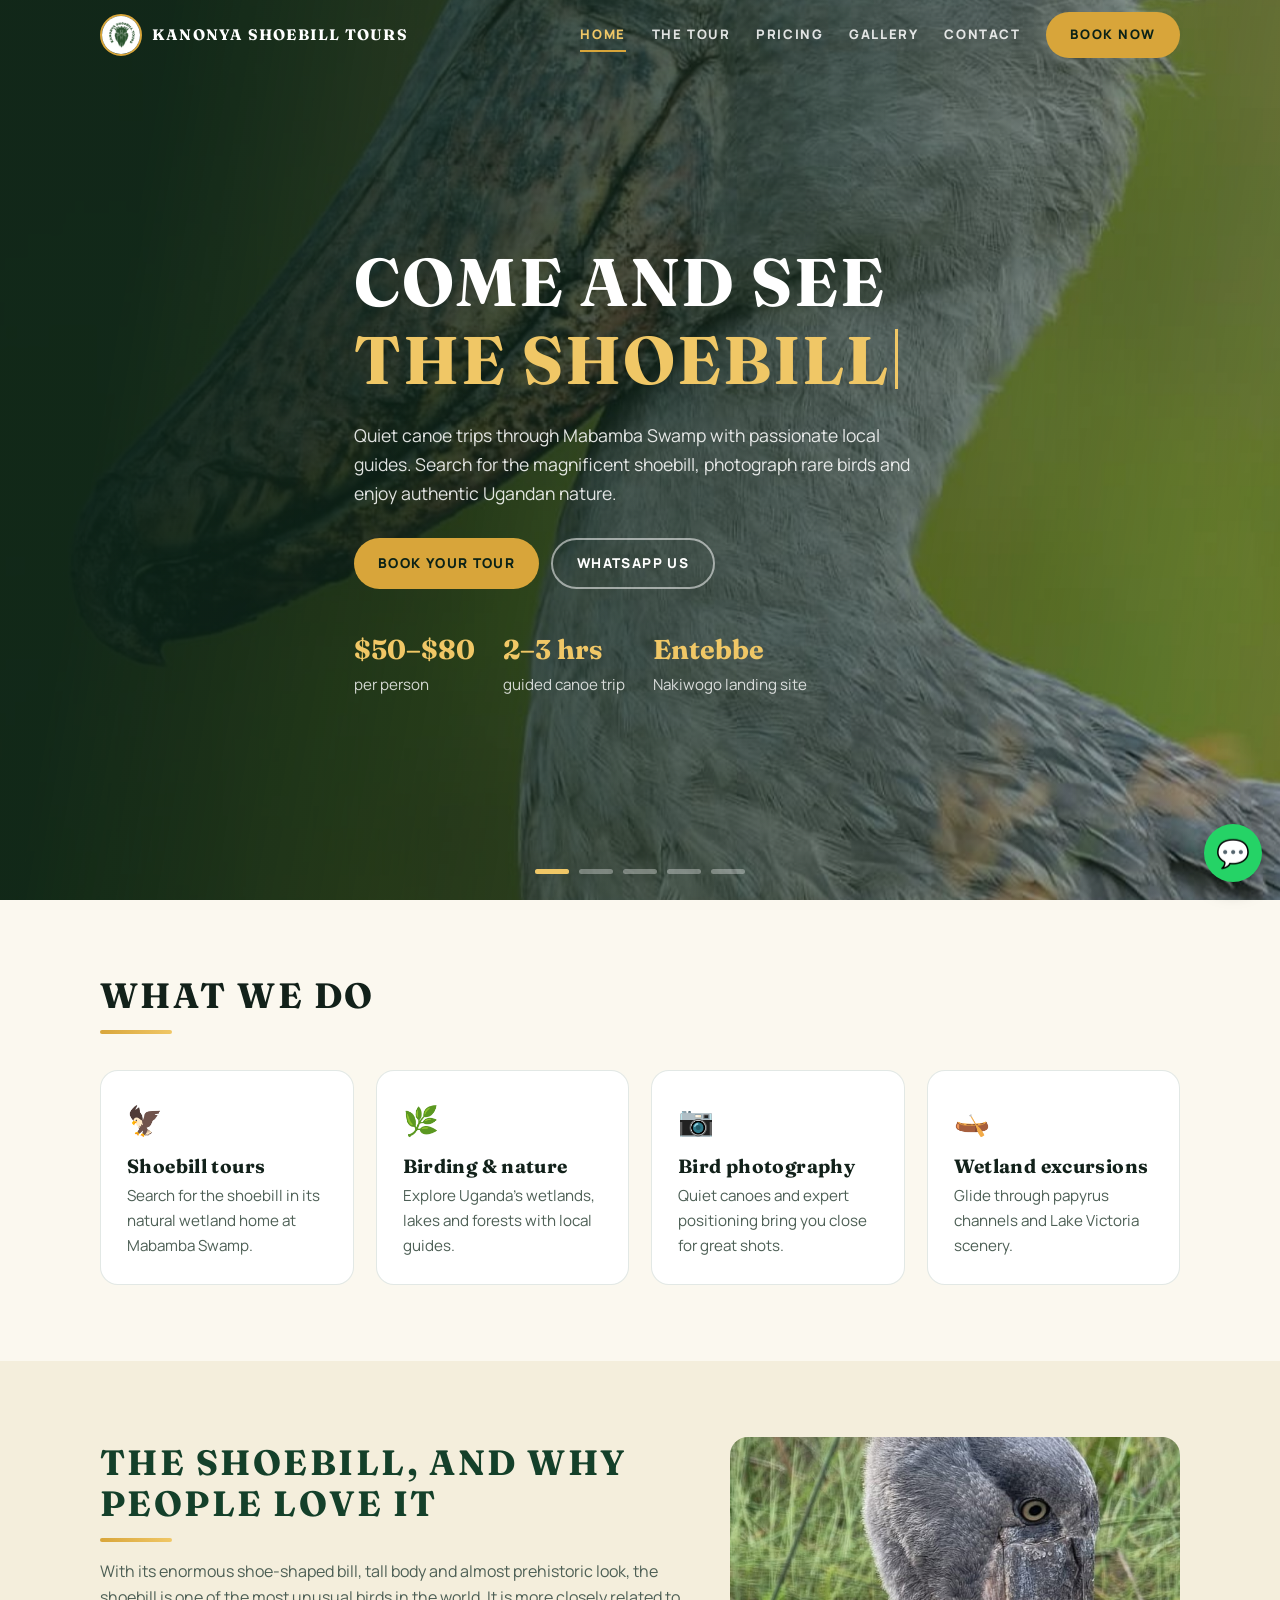
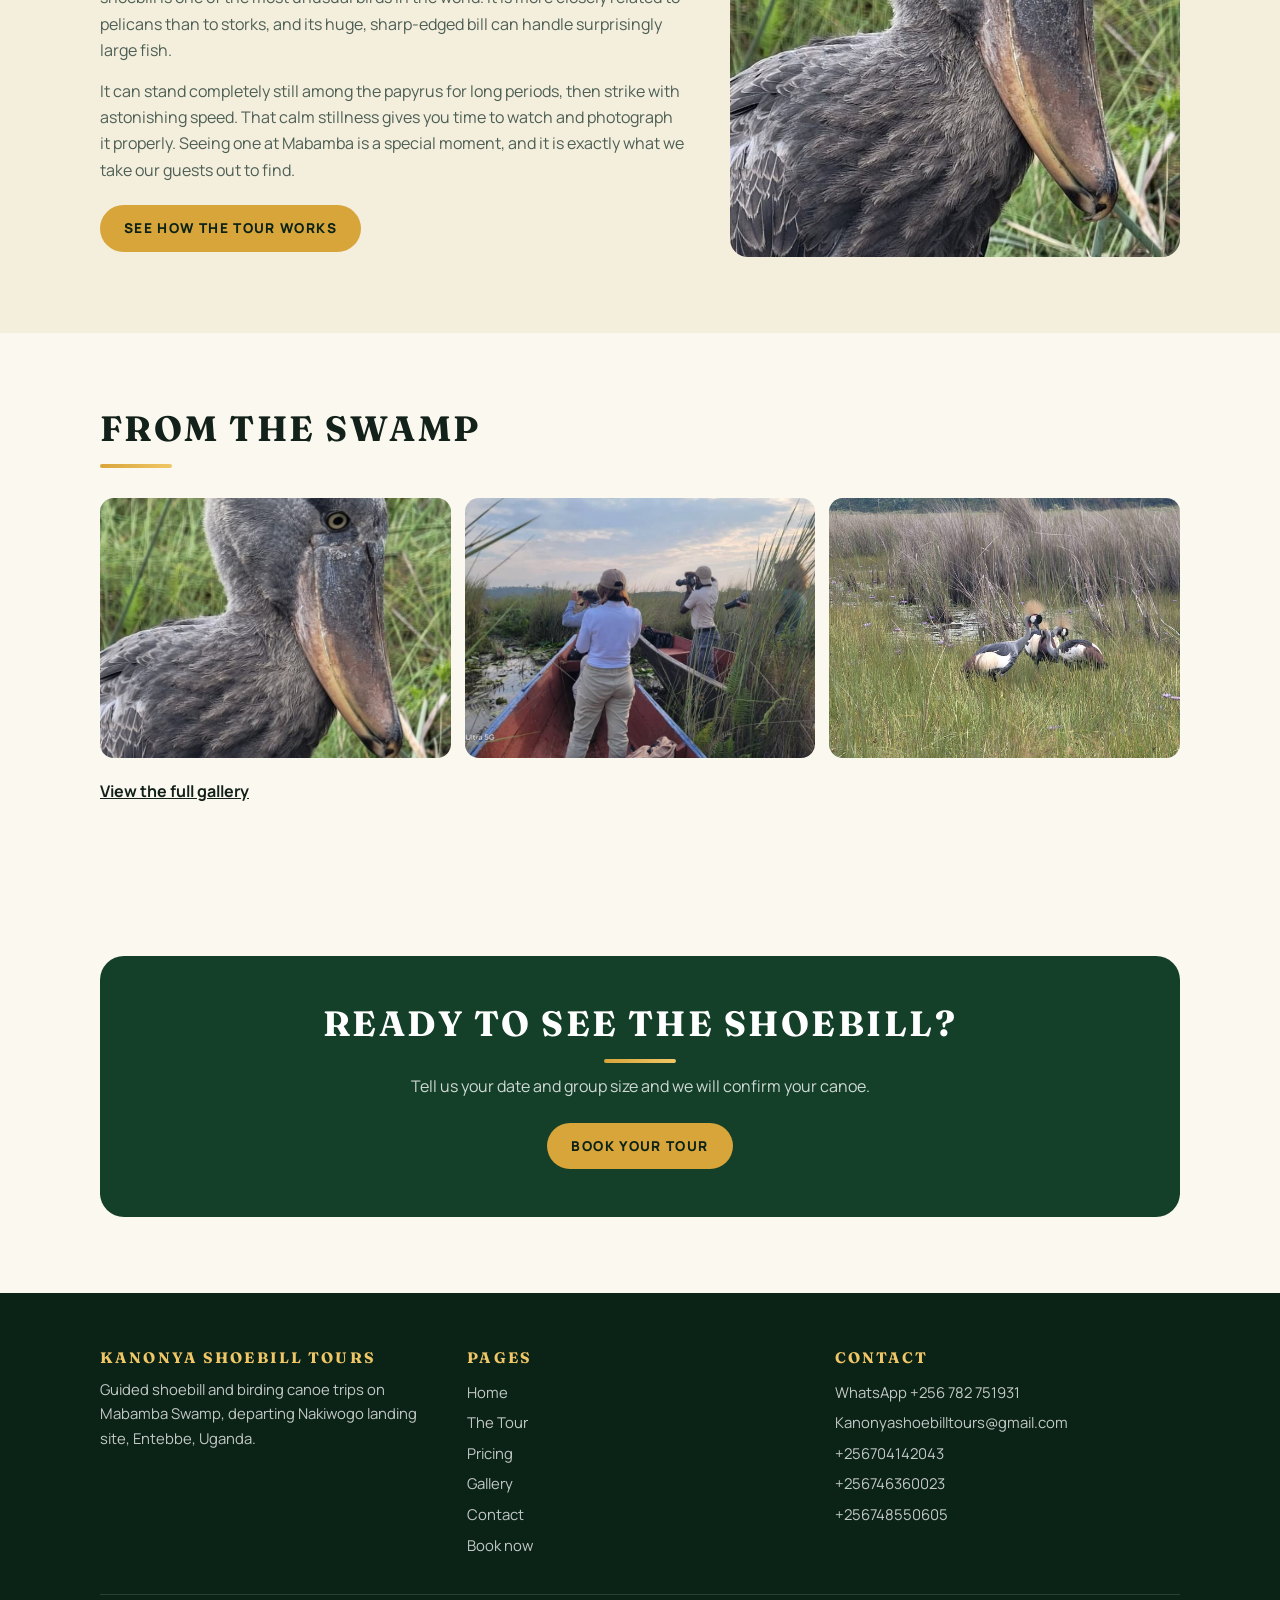
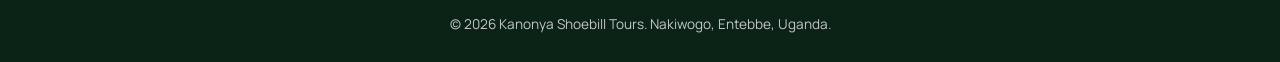
<file: index.html>
<!doctype html><html lang="en"><head><meta charset="utf-8"><meta name="viewport" content="width=device-width,initial-scale=1"><title>Kanonya Shoebill Tours | Shoebill & Birding Tours, Entebbe Uganda</title><meta name="description" content="Guided shoebill, birding and photography canoe tours at Mabamba Swamp from Nakiwogo, Entebbe."><link rel="icon" href="favicon.png"><link rel="preconnect" href="https://fonts.googleapis.com"><link rel="preconnect" href="https://fonts.gstatic.com" crossorigin><link href="https://fonts.googleapis.com/css2?family=Fraunces:opsz,wght@9..144,600;9..144,800&family=Manrope:wght@400;600;800&display=swap" rel="stylesheet"><link rel="stylesheet" href="style.css"></head><body><div id="hdr"></div><section class="hero"><div class="slides" aria-hidden="true"><div style="background-image:url(images/shoebill-portrait.jpg)"></div><div style="background-image:url(images/sunrise-birding.jpg)"></div><div style="background-image:url(images/grey-crowned-cranes.jpg)"></div><div style="background-image:url(images/shoebill-papyrus.jpg)"></div><div style="background-image:url(images/canoe-guests.jpg)"></div></div><div class="dots" id="dots"></div><div class="wrap"><h1>Come and see<span class="type" data-type="the Shoebill|Grey crowned cranes|Papyrus channels|Sunrise on Lake Victoria"></span></h1>
<p>Quiet canoe trips through Mabamba Swamp with passionate local guides. Search for the magnificent shoebill, photograph rare birds and enjoy authentic Ugandan nature.</p>
<div class="acts"><a class="btn" href="book.html" data-book>Book your tour</a><a class="btn ghost" href="https://wa.me/256782751931">WhatsApp us</a></div>
<div class="fact"><span><b>$50–$80</b>per person</span><span><b>2–3 hrs</b>guided canoe trip</span><span><b>Entebbe</b>Nakiwogo landing site</span></div></div></section>
<section class="sec"><div class="wrap"><h2>What we do</h2><div class="grid g4"><div class="card"><div class="ico">🦅</div><h3>Shoebill tours</h3><p>Search for the shoebill in its natural wetland home at Mabamba Swamp.</p></div><div class="card"><div class="ico">🌿</div><h3>Birding &amp; nature</h3><p>Explore Uganda's wetlands, lakes and forests with local guides.</p></div><div class="card"><div class="ico">📷</div><h3>Bird photography</h3><p>Quiet canoes and expert positioning bring you close for great shots.</p></div><div class="card"><div class="ico">🛶</div><h3>Wetland excursions</h3><p>Glide through papyrus channels and Lake Victoria scenery.</p></div></div></div></section>
<section class="sec alt"><div class="wrap split"><div><h2>The shoebill, and why people love it</h2><p style="margin-top:16px">With its enormous shoe-shaped bill, tall body and almost prehistoric look, the shoebill is one of the most unusual birds in the world. It is more closely related to pelicans than to storks, and its huge, sharp-edged bill can handle surprisingly large fish.</p><p>It can stand completely still among the papyrus for long periods, then strike with astonishing speed. That calm stillness gives you time to watch and photograph it properly. Seeing one at Mabamba is a special moment, and it is exactly what we take our guests out to find.</p><p><a class="btn" style="margin-top:8px" href="tour.html">See how the tour works</a></p></div><img src="images/shoebill-papyrus.jpg" alt="Shoebill standing motionless among papyrus reeds"></div></section>
<section class="sec"><div class="wrap"><h2>From the swamp</h2><div class="tease" id="tease"></div><p style="margin-top:20px"><a href="gallery.html"><b>View the full gallery</b></a></p></div></section><section class="sec"><div class="wrap"><div class="cta"><h2>Ready to see the shoebill?</h2><p>Tell us your date and group size and we will confirm your canoe.</p><a class="btn" href="book.html" data-book>Book your tour</a></div></div></section><div id="ftr"></div><script src="script.js"></script></body></html>
</file>
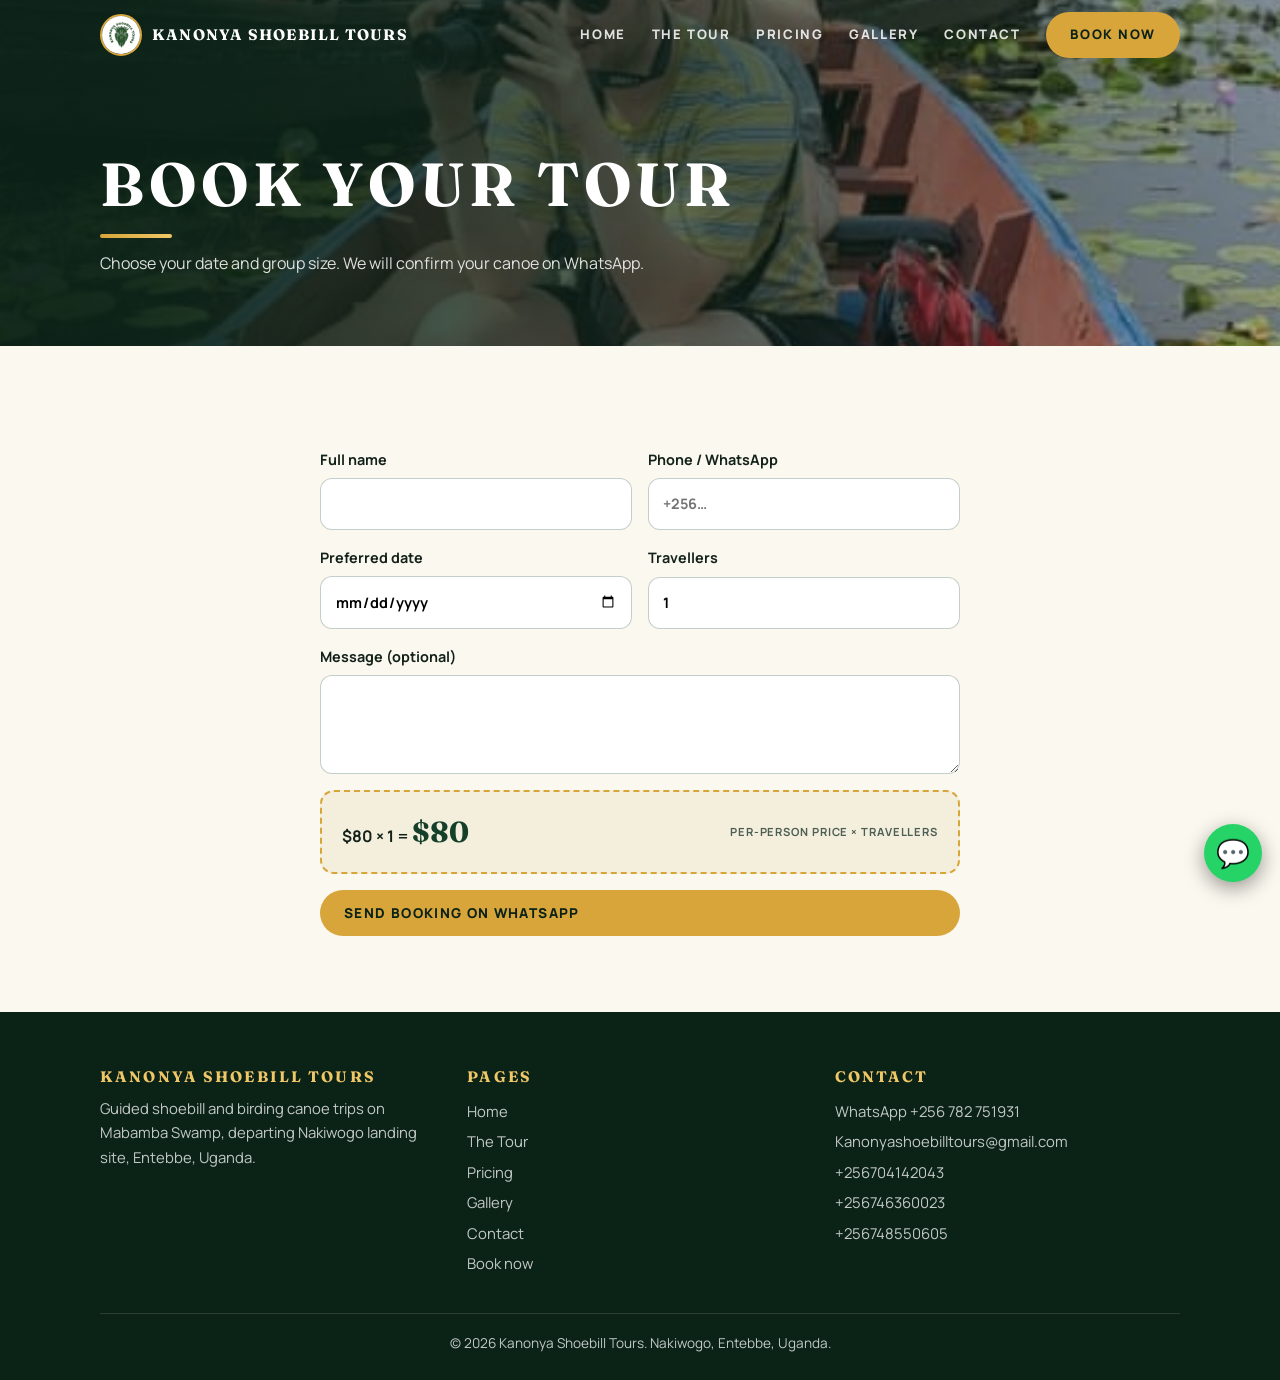
<file: book.html>
<!doctype html><html lang="en"><head><meta charset="utf-8"><meta name="viewport" content="width=device-width,initial-scale=1"><title>Book Your Tour | Kanonya Shoebill Tours</title><meta name="description" content="Book your Mabamba shoebill canoe tour. Choose a date and group size and see your price instantly."><link rel="icon" href="favicon.png"><link rel="preconnect" href="https://fonts.googleapis.com"><link rel="preconnect" href="https://fonts.gstatic.com" crossorigin><link href="https://fonts.googleapis.com/css2?family=Fraunces:opsz,wght@9..144,600;9..144,800&family=Manrope:wght@400;600;800&display=swap" rel="stylesheet"><link rel="stylesheet" href="style.css"></head><body><div id="hdr"></div><header class="ph" style="background-image:url(images/canoe-photographer.jpg)"><div class="wrap"><h1>Book your tour</h1><p>Choose your date and group size. We will confirm your canoe on WhatsApp.</p></div></header><section class="sec"><div class="wrap" style="max-width:680px"><form id="bk"><div class="row"><label>Full name<input name="fullname" required minlength="2" autocomplete="name"></label><label>Phone / WhatsApp<input name="phone" type="tel" required minlength="7" autocomplete="tel" placeholder="+256…"></label></div><div class="row"><label>Preferred date<input name="date" type="date" required></label><label>Travellers<input name="travellers" type="number" min="1" max="20" value="1" required></label></div><label>Message (optional)<textarea name="message" rows="3" maxlength="500"></textarea></label><div class="quote"><div id="q"></div><small>per-person price × travellers</small></div><button class="btn" type="submit">Send booking on WhatsApp</button></form>
<div class="ok" id="ok"><svg class="tick" viewBox="0 0 100 100"><circle cx="50" cy="50" r="42"/><path d="M30 52l14 14 27-30"/></svg><h2>Booking ready!</h2><p class="lead" style="margin:10px auto">Opening WhatsApp with your details. Just press send. If nothing opens, use the buttons below.</p><p style="margin-top:20px"><a class="btn" id="wal" href="#">Open WhatsApp</a> <a class="btn" style="background:var(--sand)" id="mal" href="#">Send by email</a></p></div></div></section><div id="ftr"></div><script src="script.js"></script></body></html>
</file>
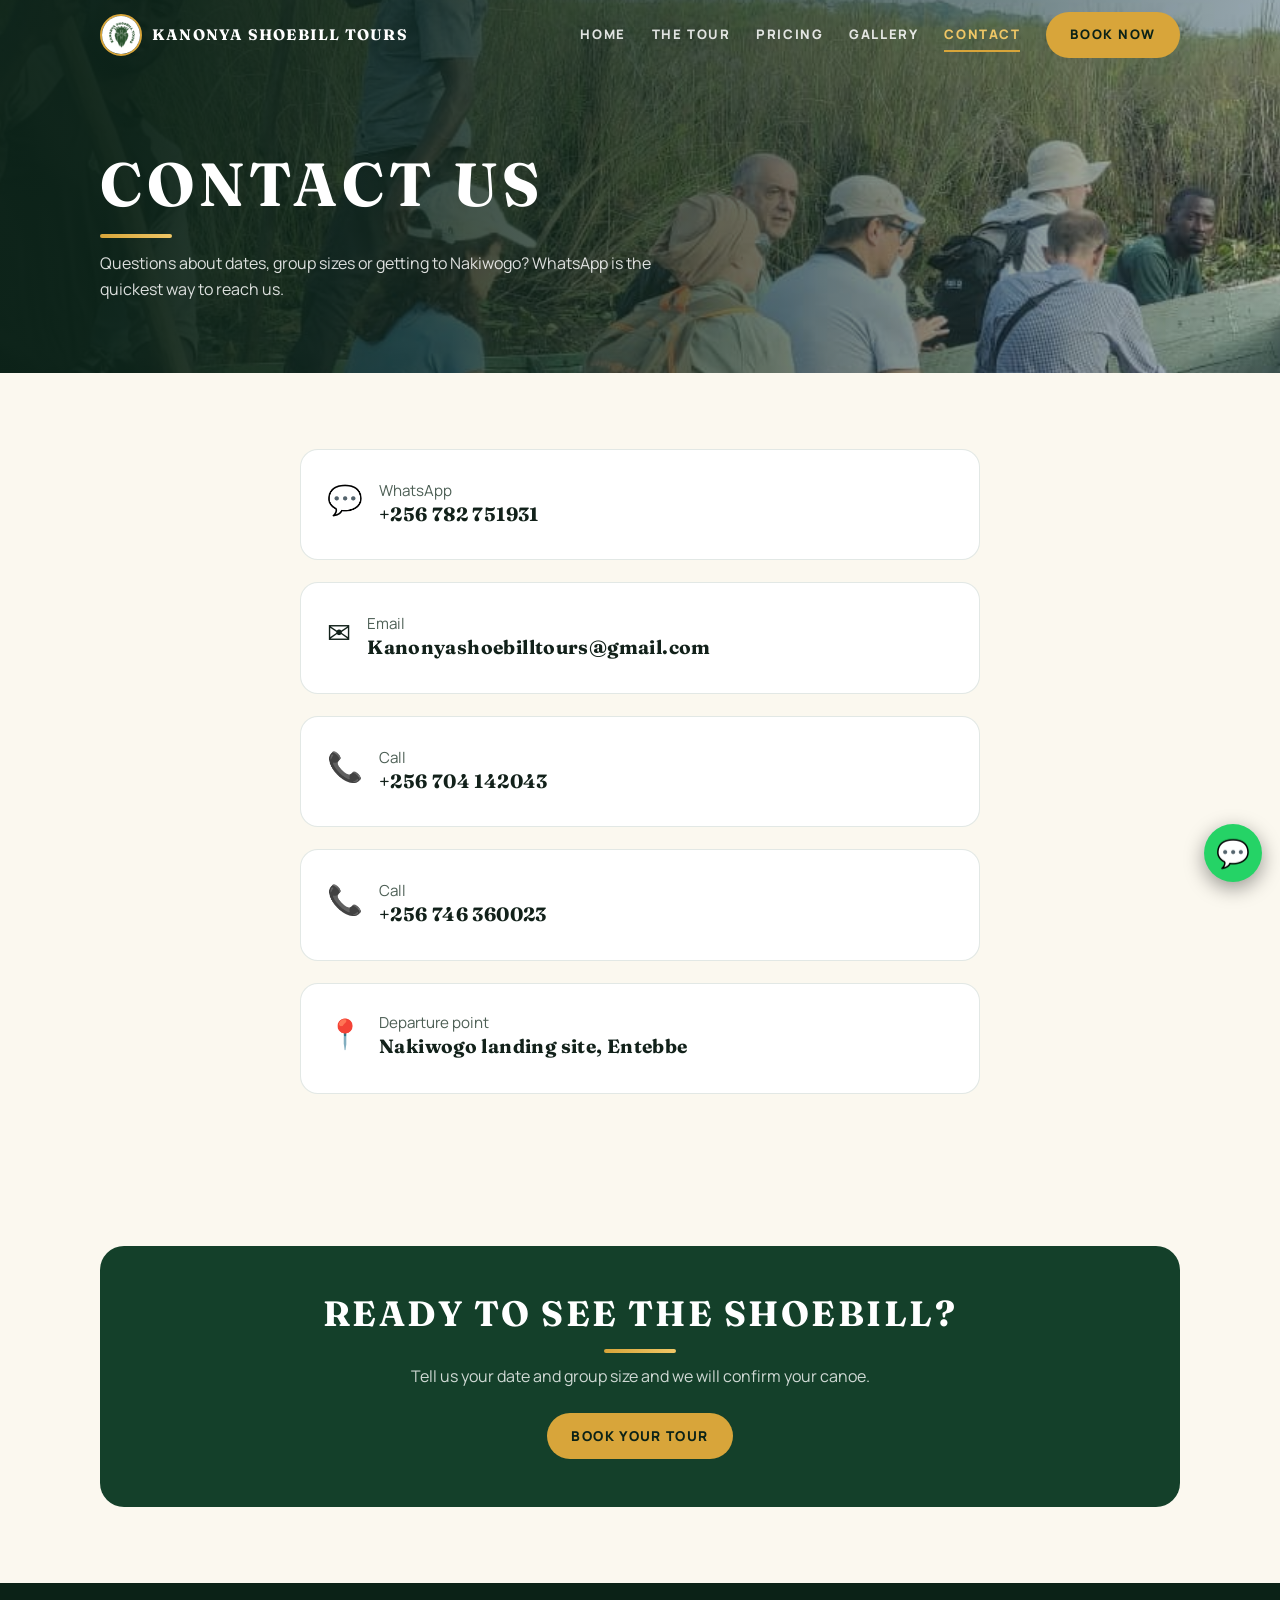
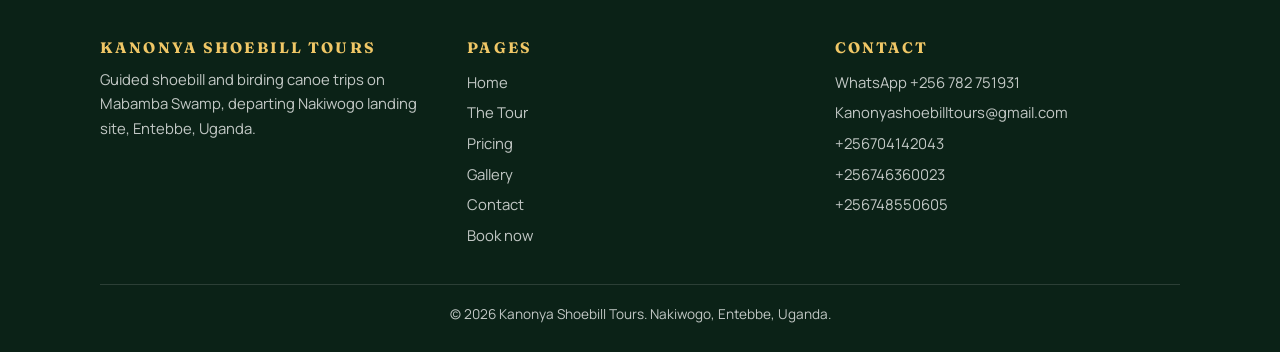
<file: contact.html>
<!doctype html><html lang="en"><head><meta charset="utf-8"><meta name="viewport" content="width=device-width,initial-scale=1"><title>Contact | Kanonya Shoebill Tours</title><meta name="description" content="Call, WhatsApp or email Kanonya Shoebill Tours to plan your Mabamba shoebill trip from Entebbe."><link rel="icon" href="favicon.png"><link rel="preconnect" href="https://fonts.googleapis.com"><link rel="preconnect" href="https://fonts.gstatic.com" crossorigin><link href="https://fonts.googleapis.com/css2?family=Fraunces:opsz,wght@9..144,600;9..144,800&family=Manrope:wght@400;600;800&display=swap" rel="stylesheet"><link rel="stylesheet" href="style.css"></head><body><div id="hdr"></div><header class="ph" style="background-image:url(images/canoe-guests.jpg)"><div class="wrap"><h1>Contact us</h1><p>Questions about dates, group sizes or getting to Nakiwogo? WhatsApp is the quickest way to reach us.</p></div></header><section class="sec contact"><div class="wrap" style="max-width:720px"><div class="grid" style="margin-top:0"><a class="card" href="https://wa.me/256782751931"><div class="ico">💬</div><div><p>WhatsApp</p><h3>+256 782 751931</h3></div></a><a class="card" href="mailto:Kanonyashoebilltours@gmail.com"><div class="ico">✉️</div><div><p>Email</p><h3 style="word-break:break-all">Kanonyashoebilltours@gmail.com</h3></div></a><a class="card" href="tel:+256704142043"><div class="ico">📞</div><div><p>Call</p><h3>+256 704 142043</h3></div></a><a class="card" href="tel:+256746360023"><div class="ico">📞</div><div><p>Call</p><h3>+256 746 360023</h3></div></a><div class="card" style="display:flex;gap:16px"><div class="ico">📍</div><div><p>Departure point</p><h3>Nakiwogo landing site, Entebbe</h3></div></div></div></div></section><section class="sec"><div class="wrap"><div class="cta"><h2>Ready to see the shoebill?</h2><p>Tell us your date and group size and we will confirm your canoe.</p><a class="btn" href="book.html" data-book>Book your tour</a></div></div></section><div id="ftr"></div><script src="script.js"></script></body></html>
</file>
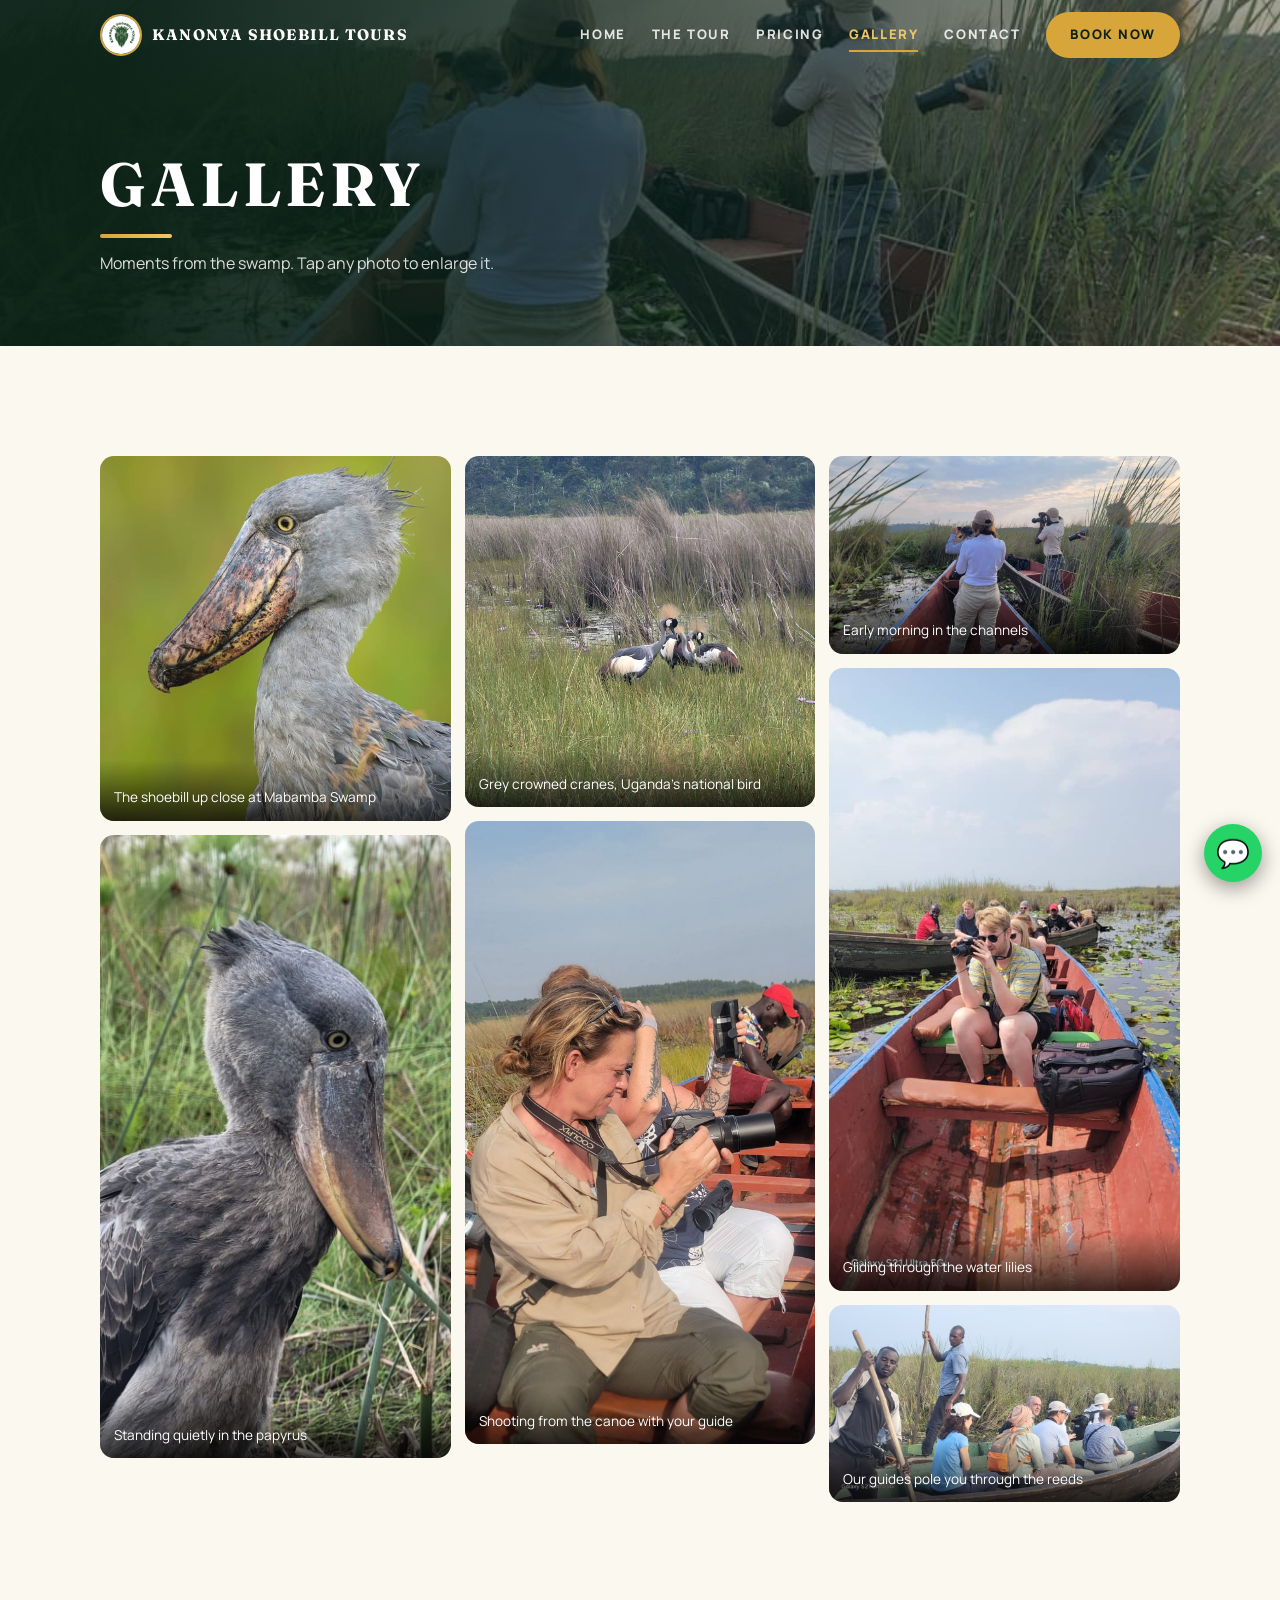
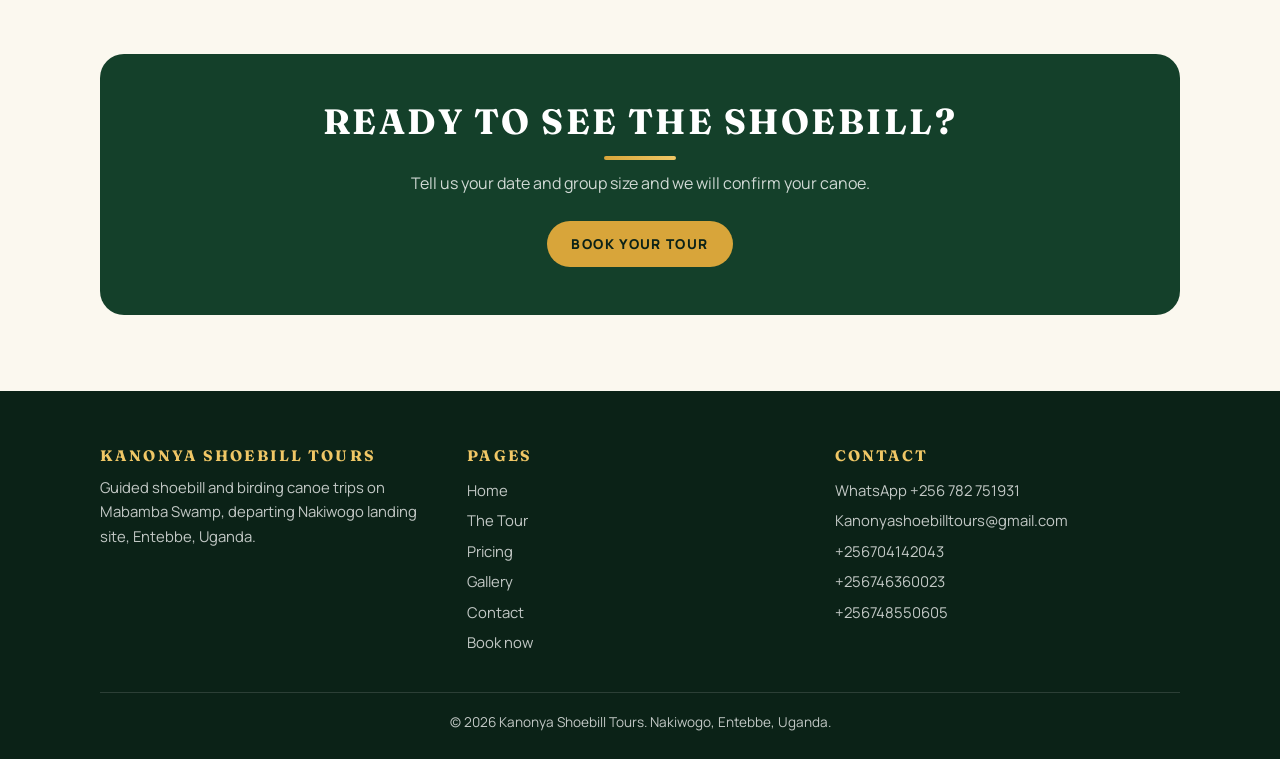
<file: gallery.html>
<!doctype html><html lang="en"><head><meta charset="utf-8"><meta name="viewport" content="width=device-width,initial-scale=1"><title>Gallery | Kanonya Shoebill Tours</title><meta name="description" content="Photos of shoebills, cranes and canoe trips at Mabamba Swamp, Uganda."><link rel="icon" href="favicon.png"><link rel="preconnect" href="https://fonts.googleapis.com"><link rel="preconnect" href="https://fonts.gstatic.com" crossorigin><link href="https://fonts.googleapis.com/css2?family=Fraunces:opsz,wght@9..144,600;9..144,800&family=Manrope:wght@400;600;800&display=swap" rel="stylesheet"><link rel="stylesheet" href="style.css"></head><body><div id="hdr"></div><header class="ph" style="background-image:url(images/sunrise-birding.jpg)"><div class="wrap"><h1>Gallery</h1><p>Moments from the swamp. Tap any photo to enlarge it.</p></div></header><section class="sec"><div class="wrap"><div class="gal" id="gal"></div></div></section><section class="sec"><div class="wrap"><div class="cta"><h2>Ready to see the shoebill?</h2><p>Tell us your date and group size and we will confirm your canoe.</p><a class="btn" href="book.html" data-book>Book your tour</a></div></div></section><div id="ftr"></div><script src="script.js"></script></body></html>
</file>
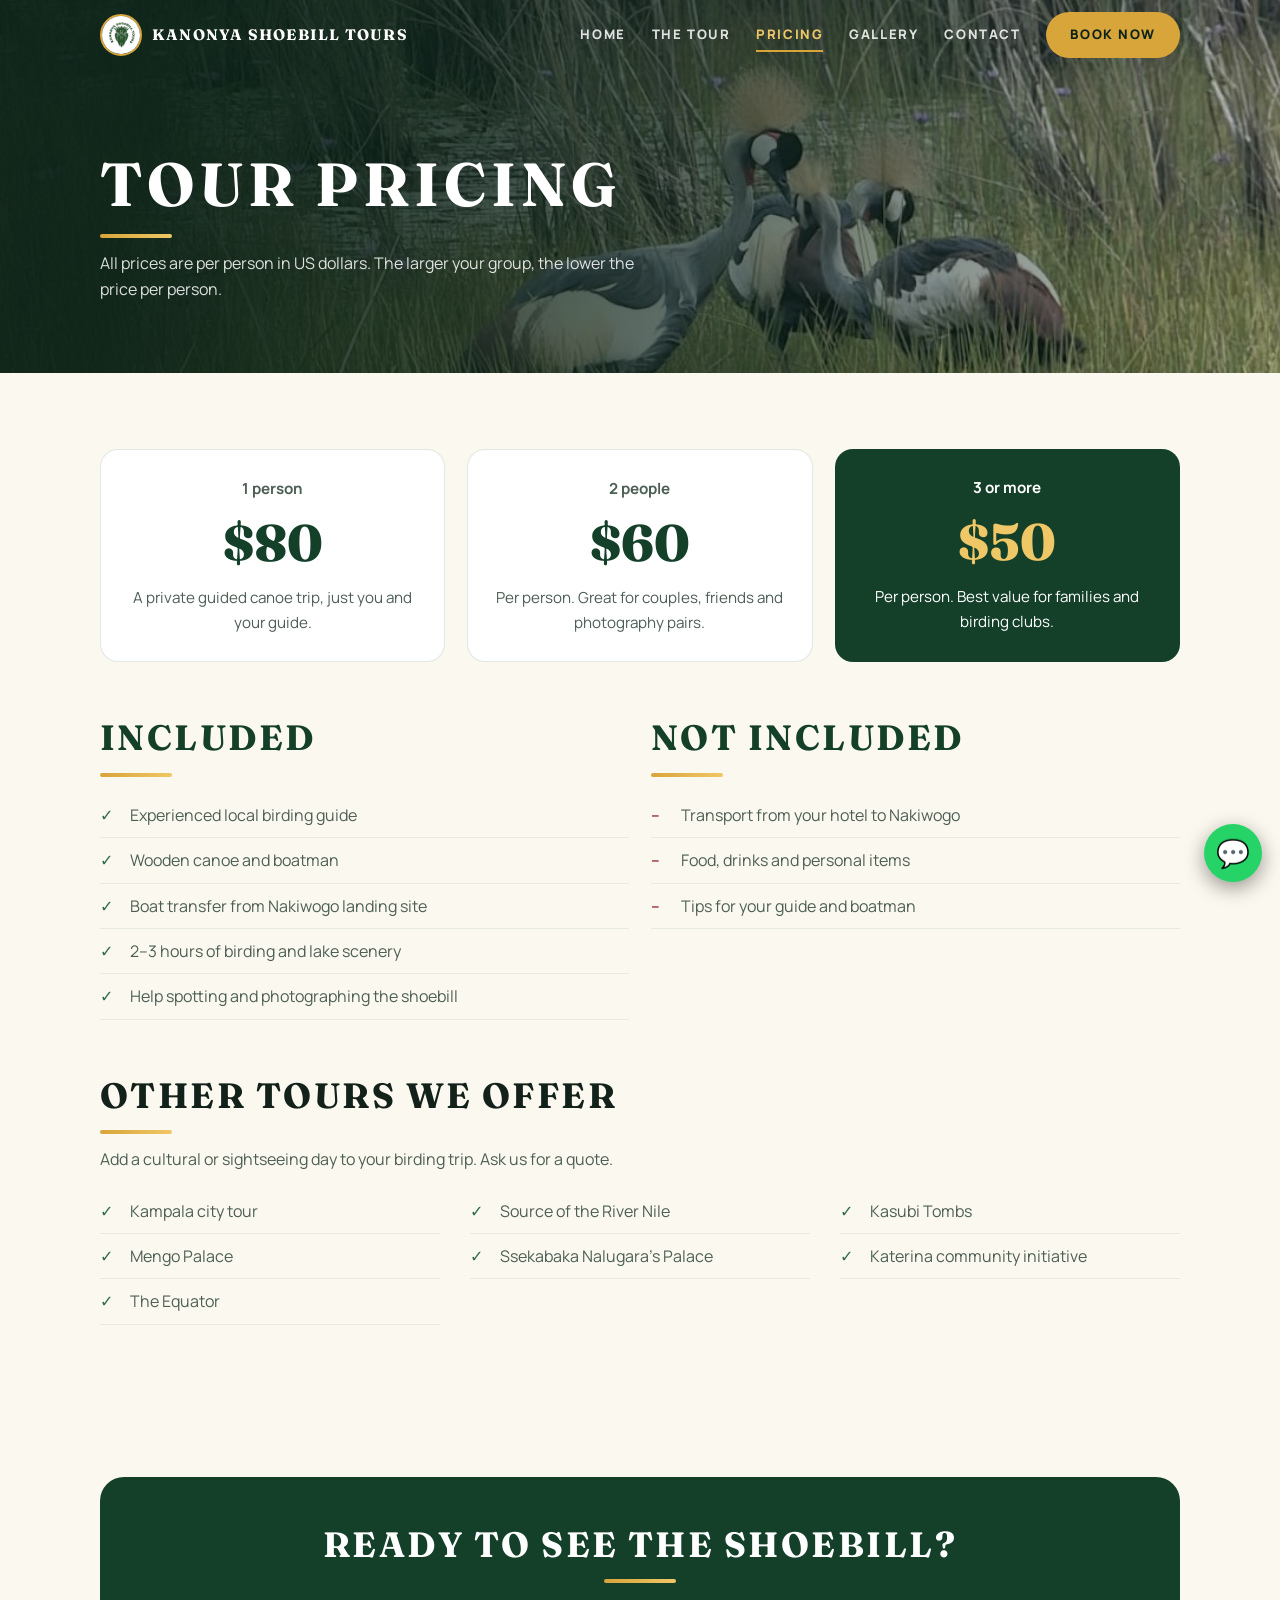
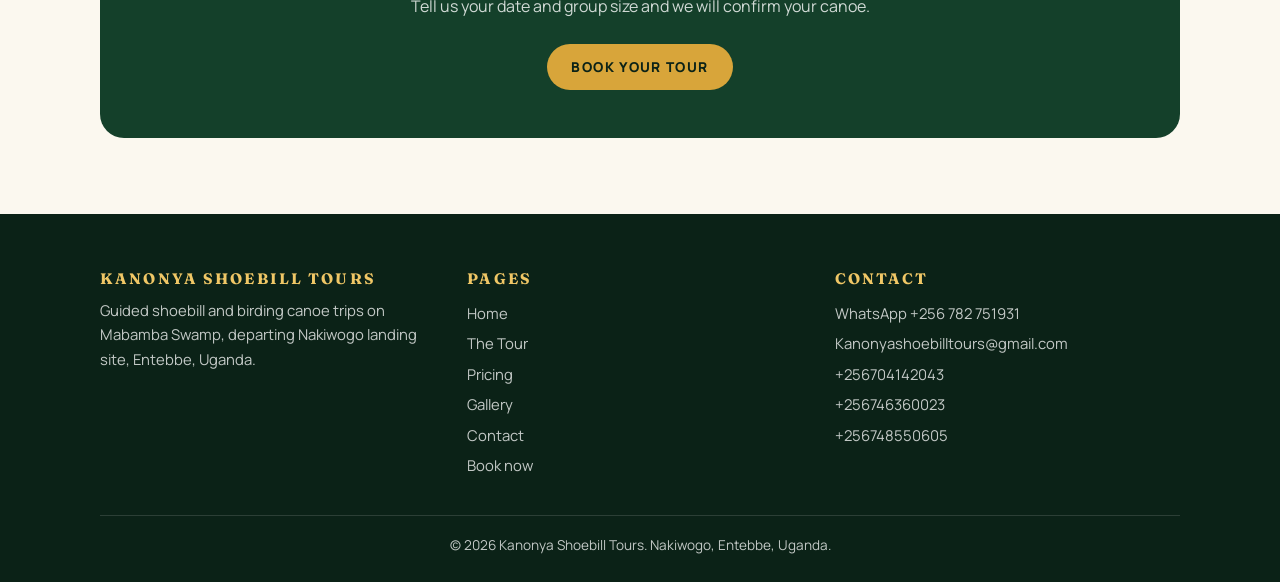
<file: pricing.html>
<!doctype html><html lang="en"><head><meta charset="utf-8"><meta name="viewport" content="width=device-width,initial-scale=1"><title>Tour Prices | Kanonya Shoebill Tours</title><meta name="description" content="Bird-watching tour prices: $80 for one traveller, $60 each for two, $50 each for three or more."><link rel="icon" href="favicon.png"><link rel="preconnect" href="https://fonts.googleapis.com"><link rel="preconnect" href="https://fonts.gstatic.com" crossorigin><link href="https://fonts.googleapis.com/css2?family=Fraunces:opsz,wght@9..144,600;9..144,800&family=Manrope:wght@400;600;800&display=swap" rel="stylesheet"><link rel="stylesheet" href="style.css"></head><body><div id="hdr"></div><header class="ph" style="background-image:url(images/grey-crowned-cranes.jpg)"><div class="wrap"><h1>Tour pricing</h1><p>All prices are per person in US dollars. The larger your group, the lower the price per person.</p></div></header><section class="sec"><div class="wrap"><div class="grid g3" style="margin-top:0"><div class="card price"><p><b>1 person</b></p><div class="n">$80</div><p>A private guided canoe trip, just you and your guide.</p></div><div class="card price"><p><b>2 people</b></p><div class="n">$60</div><p>Per person. Great for couples, friends and photography pairs.</p></div><div class="card price best"><p><b>3 or more</b></p><div class="n">$50</div><p>Per person. Best value for families and birding clubs.</p></div></div>
<div class="grid g2" style="margin-top:56px"><div><h2>Included</h2><ul class="list"><li>Experienced local birding guide</li><li>Wooden canoe and boatman</li><li>Boat transfer from Nakiwogo landing site</li><li>2–3 hours of birding and lake scenery</li><li>Help spotting and photographing the shoebill</li></ul></div><div><h2>Not included</h2><ul class="list no"><li>Transport from your hotel to Nakiwogo</li><li>Food, drinks and personal items</li><li>Tips for your guide and boatman</li></ul></div></div>
<h2 style="margin-top:56px">Other tours we offer</h2><p class="lead">Add a cultural or sightseeing day to your birding trip. Ask us for a quote.</p><ul class="list grid g2" style="gap:0 30px"><li>Kampala city tour</li><li>Source of the River Nile</li><li>Kasubi Tombs</li><li>Mengo Palace</li><li>Ssekabaka Nalugara's Palace</li><li>Katerina community initiative</li><li>The Equator</li></ul></div></section><section class="sec"><div class="wrap"><div class="cta"><h2>Ready to see the shoebill?</h2><p>Tell us your date and group size and we will confirm your canoe.</p><a class="btn" href="book.html" data-book>Book your tour</a></div></div></section><div id="ftr"></div><script src="script.js"></script></body></html>
</file>
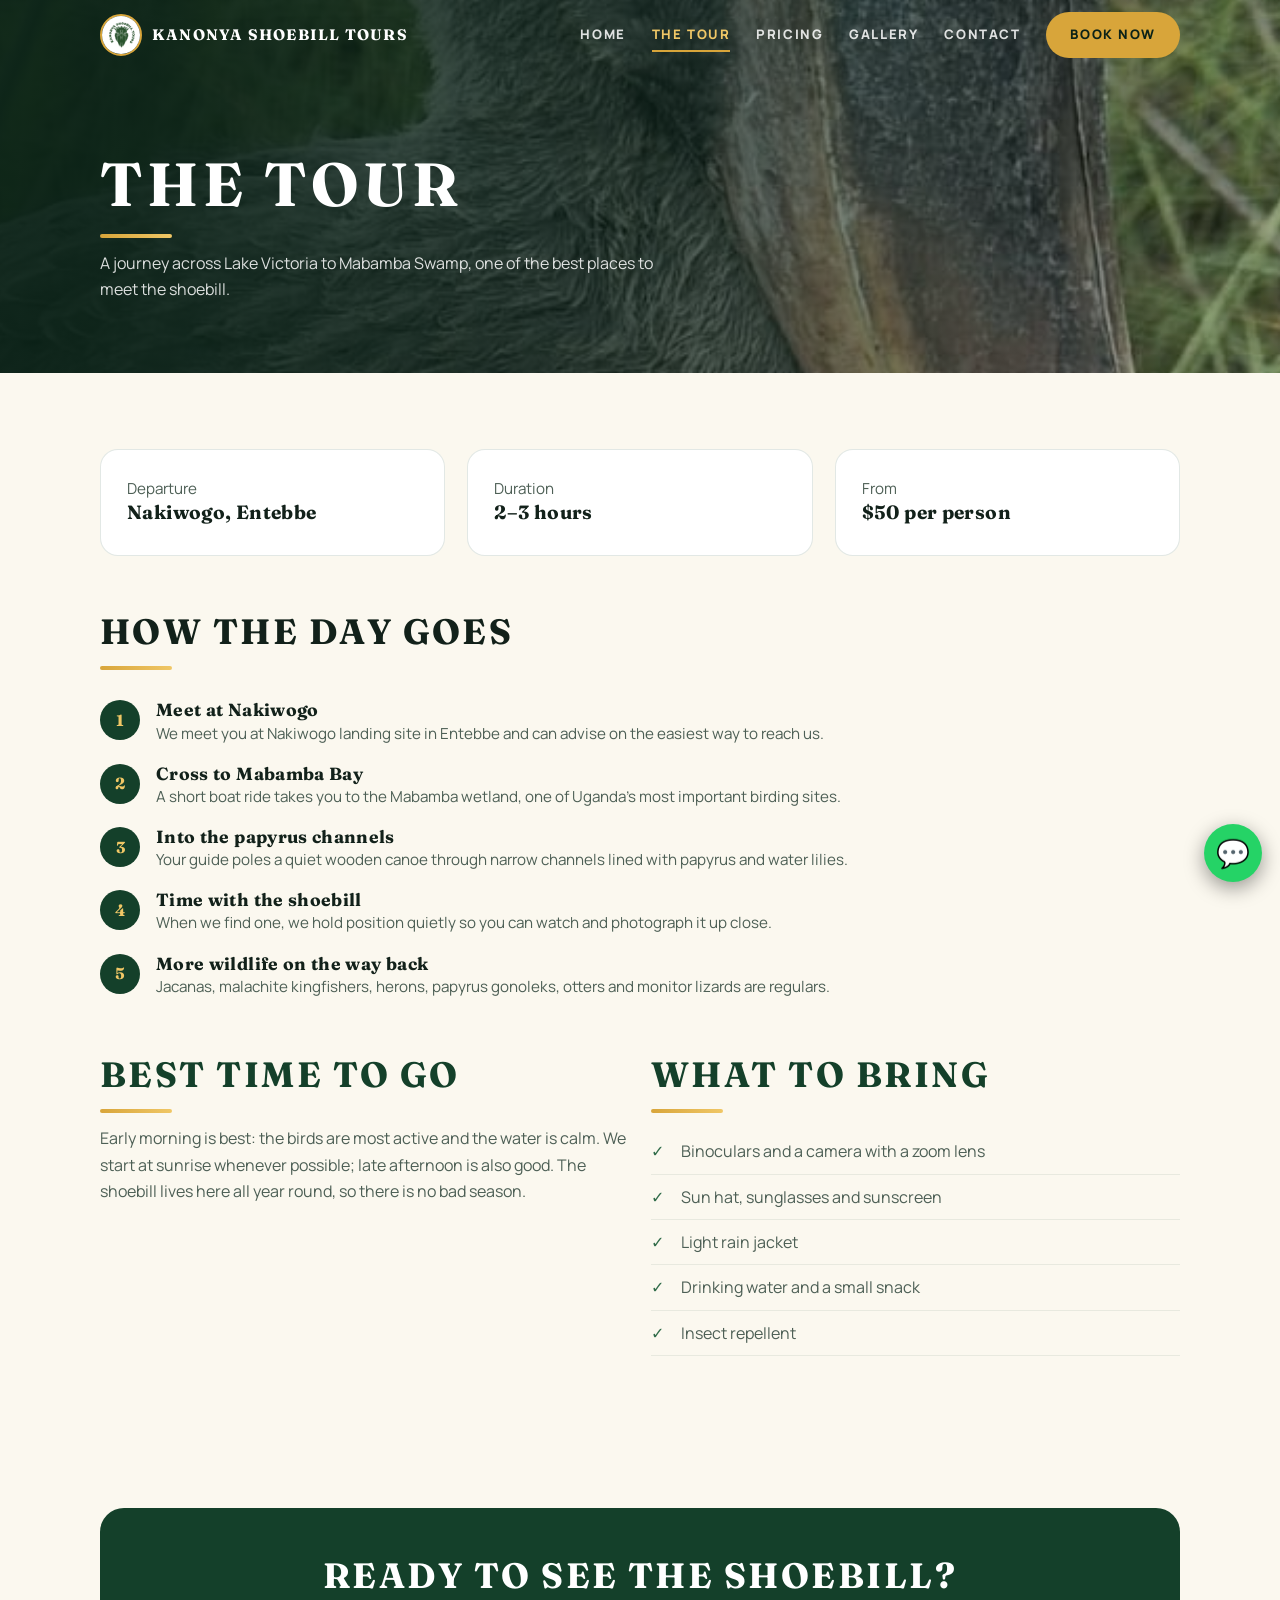
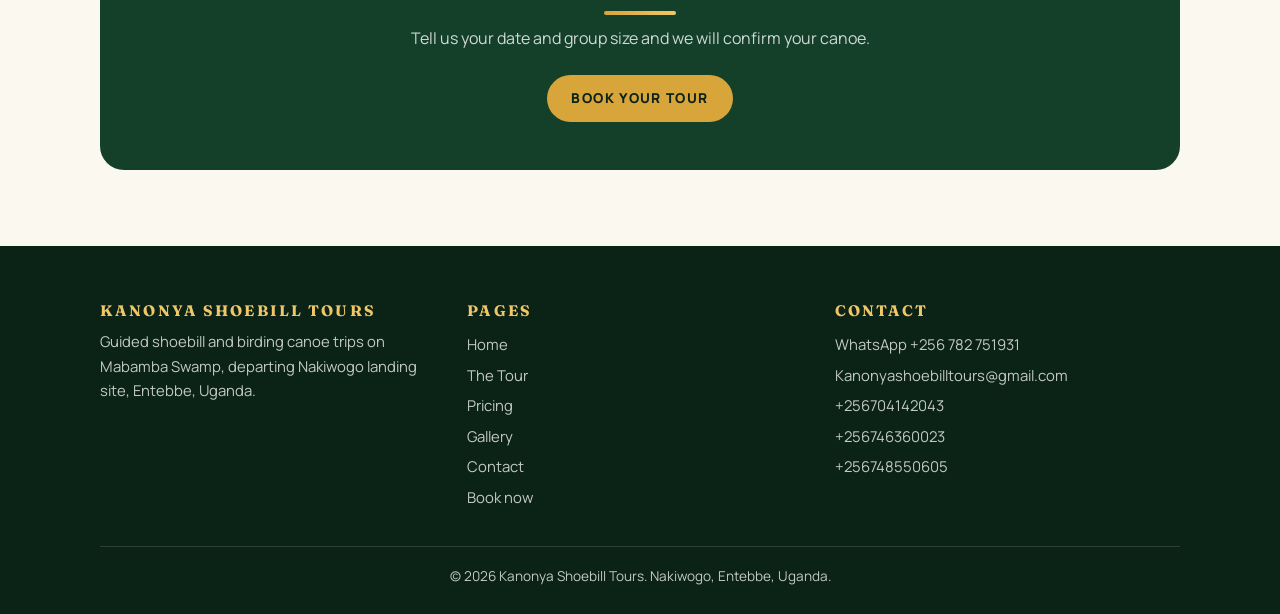
<file: tour.html>
<!doctype html><html lang="en"><head><meta charset="utf-8"><meta name="viewport" content="width=device-width,initial-scale=1"><title>The Mabamba Shoebill Tour | Kanonya Shoebill Tours</title><meta name="description" content="A 2-3 hour guided canoe tour of Mabamba Swamp from Nakiwogo, Entebbe: what happens, what to bring and the best time to go."><link rel="icon" href="favicon.png"><link rel="preconnect" href="https://fonts.googleapis.com"><link rel="preconnect" href="https://fonts.gstatic.com" crossorigin><link href="https://fonts.googleapis.com/css2?family=Fraunces:opsz,wght@9..144,600;9..144,800&family=Manrope:wght@400;600;800&display=swap" rel="stylesheet"><link rel="stylesheet" href="style.css"></head><body><div id="hdr"></div><header class="ph" style="background-image:url(images/shoebill-papyrus.jpg)"><div class="wrap"><h1>The tour</h1><p>A journey across Lake Victoria to Mabamba Swamp, one of the best places to meet the shoebill.</p></div></header><section class="sec"><div class="wrap"><div class="grid g3" style="margin-top:0"><div class="card"><p>Departure</p><h3>Nakiwogo, Entebbe</h3></div><div class="card"><p>Duration</p><h3>2–3 hours</h3></div><div class="card"><p>From</p><h3>$50 per person</h3></div></div>
<h2 style="margin-top:56px">How the day goes</h2><ol class="steps"><li><div><h3>Meet at Nakiwogo</h3><p>We meet you at Nakiwogo landing site in Entebbe and can advise on the easiest way to reach us.</p></div></li><li><div><h3>Cross to Mabamba Bay</h3><p>A short boat ride takes you to the Mabamba wetland, one of Uganda's most important birding sites.</p></div></li><li><div><h3>Into the papyrus channels</h3><p>Your guide poles a quiet wooden canoe through narrow channels lined with papyrus and water lilies.</p></div></li><li><div><h3>Time with the shoebill</h3><p>When we find one, we hold position quietly so you can watch and photograph it up close.</p></div></li><li><div><h3>More wildlife on the way back</h3><p>Jacanas, malachite kingfishers, herons, papyrus gonoleks, otters and monitor lizards are regulars.</p></div></li></ol>
<div class="grid g2" style="margin-top:56px"><div><h2>Best time to go</h2><p class="lead">Early morning is best: the birds are most active and the water is calm. We start at sunrise whenever possible; late afternoon is also good. The shoebill lives here all year round, so there is no bad season.</p></div><div><h2>What to bring</h2><ul class="list"><li>Binoculars and a camera with a zoom lens</li><li>Sun hat, sunglasses and sunscreen</li><li>Light rain jacket</li><li>Drinking water and a small snack</li><li>Insect repellent</li></ul></div></div></div></section><section class="sec"><div class="wrap"><div class="cta"><h2>Ready to see the shoebill?</h2><p>Tell us your date and group size and we will confirm your canoe.</p><a class="btn" href="book.html" data-book>Book your tour</a></div></div></section><div id="ftr"></div><script src="script.js"></script></body></html>
</file>
<file: style.css>
:root{--g9:#0b2217;--g7:#14402a;--g5:#2f6b48;--gold:#d8a53a;--gold2:#f0c766;--sand:#f4eedc;--paper:#fbf8ef;--ink:#12211a;--mute:#4d5f55;--r:18px}
*{box-sizing:border-box;margin:0;padding:0}html{scroll-behavior:smooth}
body{font-family:'Manrope',system-ui,sans-serif;color:var(--ink);background:var(--paper);line-height:1.65;-webkit-font-smoothing:antialiased}
h1,h2,h3{font-family:'Fraunces',Georgia,serif;line-height:1.15;font-weight:700}
img{max-width:100%;display:block}a{color:inherit}
.wrap{max-width:1120px;margin:auto;padding:0 20px}.sec{padding:76px 0}.alt{background:var(--sand)}
h2{font-size:clamp(1.8rem,4vw,2.6rem)}.lead{color:var(--mute);max-width:60ch;margin-top:12px}
/* header */
#hdr{position:fixed;inset:0 0 auto;z-index:50;transition:background .3s,box-shadow .3s}
#hdr.solid{background:rgba(11,34,23,.96);box-shadow:0 2px 20px #0005;backdrop-filter:blur(8px)}
.bar{display:flex;align-items:center;justify-content:space-between;gap:16px;padding:12px 20px;max-width:1120px;margin:auto}
.brand{display:flex;align-items:center;gap:10px;text-decoration:none;color:#fff;font-family:Fraunces,serif;font-weight:700}
.brand img{width:42px;height:42px;border-radius:50%;object-fit:cover;border:2px solid var(--gold)}
nav.m{display:flex;align-items:center;gap:26px}nav.m a{color:#ffffffd9;text-decoration:none;font-size:.95rem;font-weight:600;position:relative}
nav.m a:not(.btn)::after{content:"";position:absolute;left:0;bottom:-6px;height:2px;width:0;background:var(--gold);transition:width .25s}
nav.m a:hover::after,nav.m a.on::after{width:100%}nav.m a.on{color:#fff}
.btn{display:inline-flex;align-items:center;gap:8px;background:var(--gold);color:var(--g9)!important;font-weight:800;padding:12px 24px;border-radius:99px;border:0;cursor:pointer;text-decoration:none;font:inherit;font-weight:800;transition:transform .2s,background .2s}
.btn:hover{background:var(--gold2);transform:translateY(-2px)}.btn.ghost{background:transparent;color:#fff!important;border:2px solid #fff8}.btn.ghost:hover{background:#fff2}
#burger{display:none;background:none;border:2px solid #fff6;color:#fff;border-radius:10px;width:42px;height:42px;font-size:1.3rem;cursor:pointer}
@media(max-width:820px){#burger{display:block}nav.m{position:fixed;inset:66px 0 auto;flex-direction:column;align-items:stretch;gap:0;background:var(--g9);padding:8px 20px 22px;transform:translateY(-130%);transition:transform .35s}
nav.m.open{transform:none}nav.m a{padding:14px 0;border-bottom:1px solid #fff2}nav.m .btn{margin-top:14px;justify-content:center}}
/* hero */
.hero{position:relative;min-height:100svh;display:flex;align-items:center;color:#fff;background:var(--g9) center/cover url(images/shoebill-portrait.jpg)}
.hero::before,.ph::before{content:"";position:absolute;inset:0;background:linear-gradient(100deg,#0b2217f2 12%,#0b2217a6 55%,#0b221740)}
.hero .wrap{position:relative;padding-top:110px;padding-bottom:70px}
.hero h1{font-size:clamp(2.4rem,7vw,5rem);max-width:15ch;animation:up .9s .1s both}
.type{color:var(--gold2);display:block;min-height:1.2em;white-space:nowrap}.type::after{content:"";display:inline-block;width:3px;height:.9em;background:var(--gold2);margin-left:5px;vertical-align:-.08em;animation:blink .8s steps(1) infinite}
.hero p{max-width:52ch;margin-top:20px;font-size:1.1rem;color:#ffffffdd;animation:up .9s .35s both}
.acts{display:flex;flex-wrap:wrap;gap:12px;margin-top:30px;animation:up .9s .6s both}
.fact{display:flex;gap:28px;flex-wrap:wrap;margin-top:38px;color:#fffc;font-size:.95rem;animation:up .9s .85s both}.fact b{display:block;color:var(--gold2);font-family:Fraunces,serif;font-size:1.7rem}
@keyframes up{from{opacity:0;transform:translateY(28px)}}@keyframes blink{50%{opacity:0}}
.ph{position:relative;color:#fff;padding:150px 0 70px;background:var(--g9) center/cover}.ph .wrap{position:relative}.ph h1{font-size:clamp(2.2rem,6vw,3.8rem);animation:up .8s both}.ph p{max-width:56ch;margin-top:12px;color:#ffffffd9}
/* content */
.grid{display:grid;gap:22px;margin-top:36px}.g2{grid-template-columns:repeat(auto-fit,minmax(280px,1fr))}.g3{grid-template-columns:repeat(auto-fit,minmax(240px,1fr))}.g4{grid-template-columns:repeat(auto-fit,minmax(220px,1fr))}
.card{background:#fff;border:1px solid #14402a1f;border-radius:var(--r);padding:26px}.card h3{font-size:1.2rem;margin-bottom:6px}.card p{color:var(--mute);font-size:.95rem}
.ico{font-size:1.8rem;margin-bottom:10px}
.split{display:grid;grid-template-columns:1.3fr 1fr;gap:44px;align-items:center}@media(max-width:820px){.split{grid-template-columns:1fr}}
.split img{border-radius:var(--r);height:420px;width:100%;object-fit:cover}.split p+p{margin-top:14px}.split p{color:var(--mute)}
.price{text-align:center}.price .n{font-family:Fraunces,serif;font-size:3.2rem;color:var(--g7);font-weight:800}.price.best{background:var(--g7);color:#fff;border:0;transform:scale(1.03)}.price.best p,.price.best .n{color:#fff}.price.best .n{color:var(--gold2)}
.list{list-style:none;margin-top:16px}.list li{padding:9px 0 9px 30px;position:relative;color:var(--mute);border-bottom:1px solid #14402a14}.list li::before{content:"✓";position:absolute;left:0;color:var(--g5);font-weight:800}.list.no li::before{content:"–";color:#a55}
.steps{counter-reset:s;margin-top:30px;display:grid;gap:18px}.steps li{list-style:none;counter-increment:s;display:flex;gap:16px}.steps li::before{content:counter(s);flex:none;width:40px;height:40px;border-radius:50%;background:var(--g7);color:var(--gold2);display:grid;place-items:center;font-family:Fraunces,serif;font-weight:700}
.steps h3{font-size:1.1rem}.steps p{color:var(--mute);font-size:.95rem}
.cta{background:var(--g7);color:#fff;border-radius:24px;padding:48px 24px;text-align:center}.cta p{color:#ffffffcc;margin:10px auto 24px;max-width:46ch}
.gal{columns:3 260px;gap:14px;margin-top:34px}.gal figure{break-inside:avoid;margin-bottom:14px;border-radius:14px;overflow:hidden;cursor:zoom-in;position:relative}.gal img{width:100%;transition:transform .5s}.gal figure:hover img{transform:scale(1.05)}
.gal figcaption{position:absolute;inset:auto 0 0;padding:26px 14px 12px;color:#fff;font-size:.85rem;background:linear-gradient(transparent,#000b)}
.tease{display:grid;grid-template-columns:repeat(auto-fit,minmax(240px,1fr));gap:14px;margin-top:30px}.tease img{height:260px;width:100%;object-fit:cover;border-radius:14px}
#lb{position:fixed;inset:0;z-index:90;background:#000e;display:none;place-items:center;padding:20px;flex-direction:column;gap:12px;cursor:zoom-out}#lb.on{display:flex}#lb img{max-height:78vh;border-radius:10px}#lb p{color:#fff;text-align:center;max-width:60ch}
/* form */
form{display:grid;gap:16px;margin-top:26px}label{font-weight:700;font-size:.9rem;display:grid;gap:6px}
input,select,textarea{font:inherit;padding:13px 14px;border:1.5px solid #14402a40;border-radius:12px;background:#fff;width:100%}input:focus,select:focus,textarea:focus{outline:3px solid var(--gold);border-color:var(--g7)}
.row{display:grid;grid-template-columns:1fr 1fr;gap:16px}@media(max-width:600px){.row{grid-template-columns:1fr}}
.quote{background:var(--sand);border:2px dashed var(--gold);border-radius:14px;padding:16px 20px;display:flex;justify-content:space-between;align-items:center;font-weight:700}.quote span{font-family:Fraunces,serif;font-size:1.8rem;color:var(--g7)}
.ok{display:none;text-align:center;padding:40px 10px}.ok.on{display:block;animation:up .6s both}.ok .tick{width:84px;height:84px;margin:0 auto 14px}.tick circle,.tick path{fill:none;stroke:var(--g5);stroke-width:5;stroke-dasharray:260;stroke-dashoffset:260;animation:draw .9s .1s forwards}.tick path{animation-delay:.7s;stroke:var(--gold)}@keyframes draw{to{stroke-dashoffset:0}}
.contact a.card{display:flex;gap:16px;align-items:center;text-decoration:none;transition:transform .2s,border-color .2s}.contact a.card:hover{transform:translateX(6px);border-color:var(--gold)}
/* footer */
footer{background:var(--g9);color:#ffffffc0;padding:56px 0 26px;font-size:.93rem}footer h3{color:#fff;font-size:1.1rem;margin-bottom:10px}footer a{text-decoration:none;display:block;padding:3px 0}footer a:hover{color:var(--gold2)}.copy{border-top:1px solid #fff2;margin-top:34px;padding-top:18px;text-align:center;font-size:.85rem}
.wa{position:fixed;right:18px;bottom:18px;z-index:60;width:58px;height:58px;border-radius:50%;background:#25d366;display:grid;place-items:center;font-size:1.7rem;text-decoration:none;box-shadow:0 6px 20px #0006;animation:pulse 2.4s infinite}@keyframes pulse{0%{box-shadow:0 0 0 0 #25d36688}100%{box-shadow:0 0 0 22px #25d3660}}
/* booking overlay */
#go{position:fixed;inset:0;z-index:100;background:var(--g9);display:grid;place-items:center;text-align:center;color:#fff;clip-path:circle(0 at 50% 50%);pointer-events:none;transition:clip-path .7s cubic-bezier(.7,0,.2,1)}#go.on{clip-path:circle(150% at 50% 50%);pointer-events:all}
#go h2{font-size:clamp(1.8rem,6vw,3.4rem);color:var(--gold2);min-height:1.3em}#go small{display:block;margin-top:10px;color:#fff9;letter-spacing:.05em}
@media(prefers-reduced-motion:reduce){*{animation:none!important;transition:none!important}html{scroll-behavior:auto}}
:focus-visible{outline:3px solid var(--gold);outline-offset:3px}
/* capital-letter headings */
nav.m a{text-transform:uppercase;letter-spacing:.12em;font-size:.82rem;font-weight:800}
nav.m a.on{color:var(--gold2)}
.btn{text-transform:uppercase;letter-spacing:.1em;font-size:.85rem}
.brand span{text-transform:uppercase;letter-spacing:.08em;font-size:.95rem}
.hero h1{text-transform:uppercase;letter-spacing:.03em;font-size:clamp(2.1rem,6vw,4.2rem);max-width:18ch}
.ph h1{text-transform:uppercase;letter-spacing:.08em;position:relative;padding-bottom:18px}
.ph h1::after,.sec h2::after{content:"";display:block;width:72px;height:4px;border-radius:4px;background:linear-gradient(90deg,var(--gold),var(--gold2));margin-top:14px}
.ph h1::after{position:absolute;left:0;bottom:0}
.sec h2{text-transform:uppercase;letter-spacing:.07em;font-size:clamp(1.5rem,3.6vw,2.2rem)}
.cta h2::after{margin:14px auto 0}
footer h3{text-transform:uppercase;letter-spacing:.14em;font-size:.95rem;color:var(--gold2)}
.steps h3,.card h3{letter-spacing:.02em}
.split h2,.grid h2{color:var(--g7)}.cta h2,.cta h2{color:#fff}
.quote small{text-transform:uppercase;letter-spacing:.08em;font-size:.7rem;color:var(--mute)}
/* live hero slideshow */
.hero{background-image:none!important}
.slides{position:absolute;inset:0;overflow:hidden;background:var(--g9)}
.slides div{position:absolute;inset:0;background-size:cover;background-position:center;opacity:0;transform:scale(1.02);transition:opacity 1.8s ease}
.slides div.on{opacity:1;animation:kb 9s ease-out forwards}.slides div:nth-child(even).on{animation-name:kb2}
@keyframes kb{from{transform:scale(1.02) translate(0,0)}to{transform:scale(1.16) translate(-2%,-1.5%)}}
@keyframes kb2{from{transform:scale(1.16) translate(2%,1%)}to{transform:scale(1.02) translate(0,0)}}
.hero::before{z-index:1}.hero .wrap{z-index:2}
.dots{position:absolute;z-index:3;left:50%;bottom:26px;transform:translateX(-50%);display:flex;gap:10px}
.dots button{width:34px;height:5px;border:0;border-radius:4px;background:#fff5;cursor:pointer;overflow:hidden;position:relative;padding:0}
.dots button.on::after{content:"";position:absolute;inset:0;background:var(--gold2);transform-origin:left;animation:fill 6s linear forwards}
@keyframes fill{from{transform:scaleX(0)}to{transform:scaleX(1)}}
/* slow drift on other page headers */
.ph{background-size:118%;animation:drift 22s ease-in-out infinite alternate}
@keyframes drift{from{background-position:20% 40%}to{background-position:80% 60%}}
/* scroll reveal */
.js .rv{opacity:0;transform:translateY(34px) scale(.98);transition:opacity .8s ease,transform .8s ease}
.js .rv.in{opacity:1;transform:none}
.split img{transition:transform .8s ease}.split:hover img{transform:scale(1.03) rotate(-.6deg)}
.card{transition:transform .3s,box-shadow .3s}.card:hover{transform:translateY(-6px);box-shadow:0 18px 40px #14402a26}
.ico{display:inline-block;animation:bob 3.4s ease-in-out infinite}@keyframes bob{50%{transform:translateY(-5px)}}
</file>
